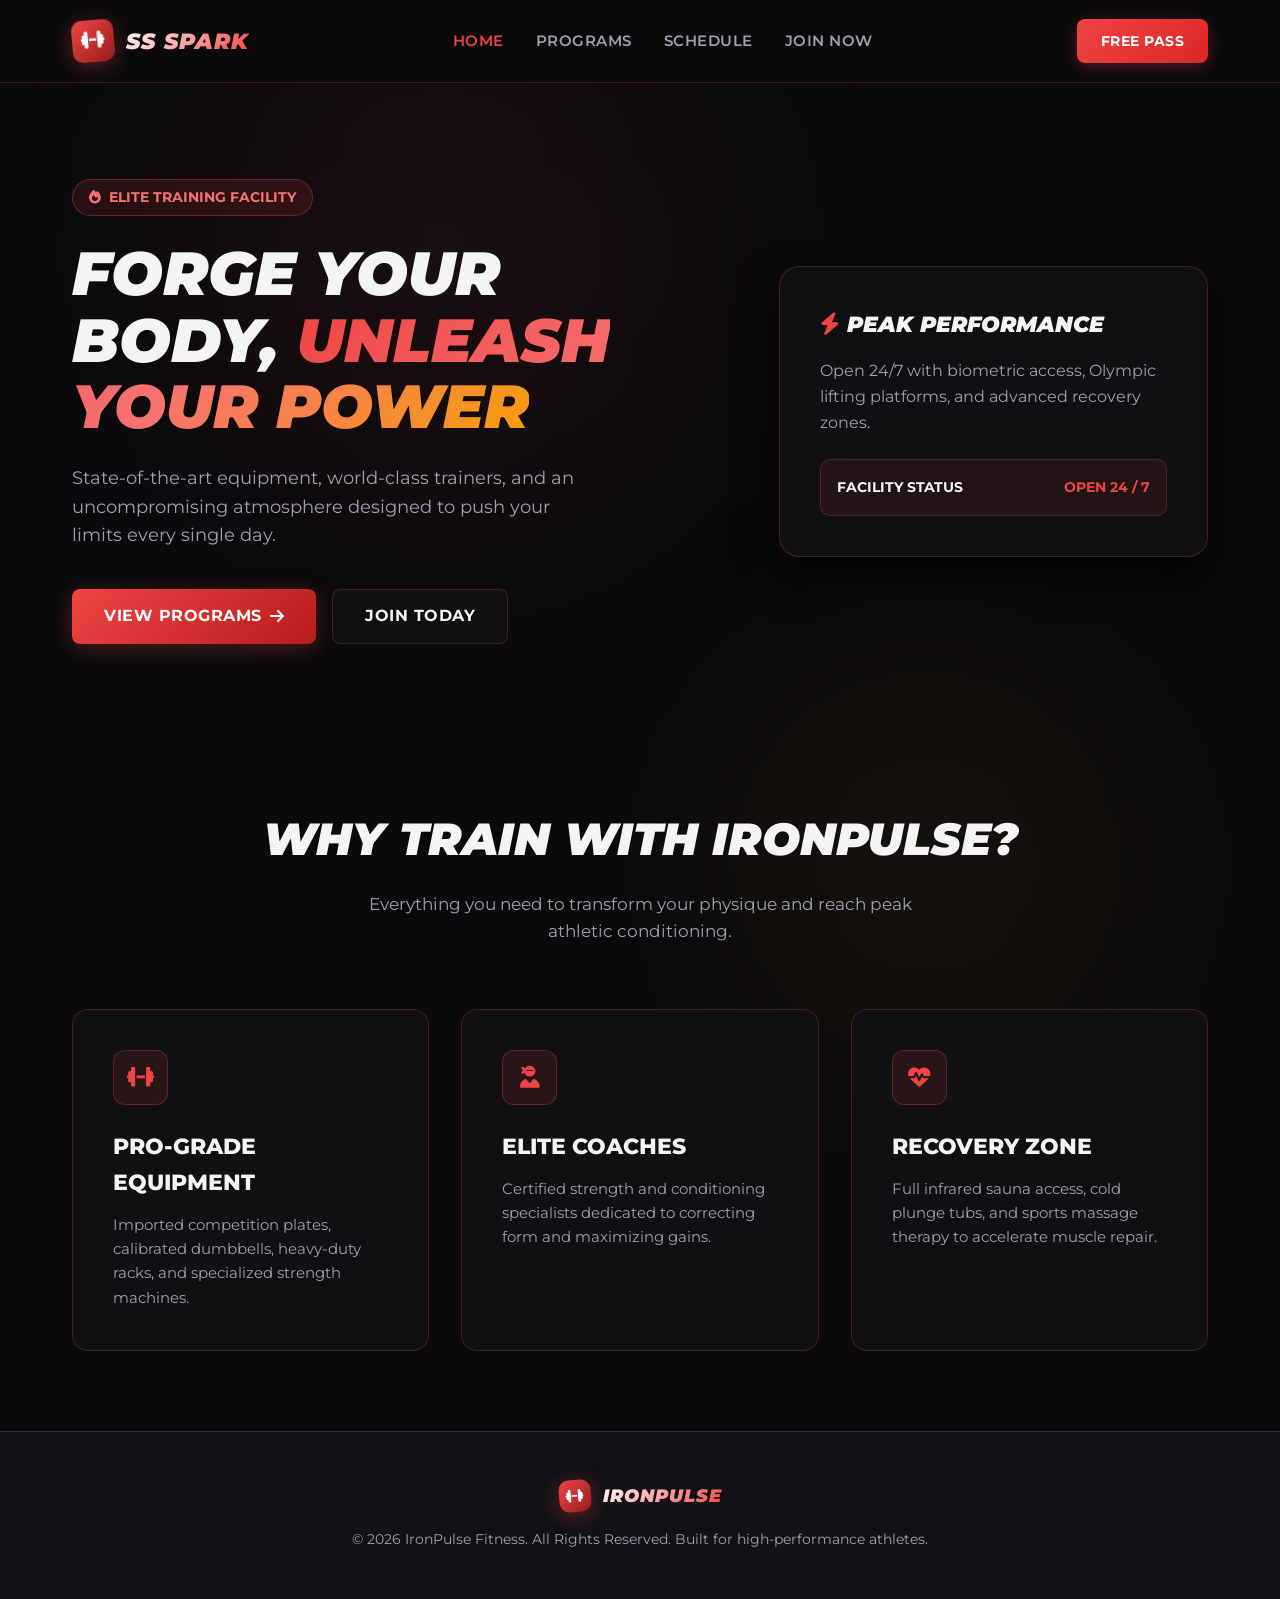
<file: index.html>
<!DOCTYPE html>
<html lang="en">
<head>
  <meta charset="UTF-8">
  <meta name="viewport" content="width=device-width, initial-scale=1.0">
  <title>IronPulse Fitness | Forge Your Legacy</title>
  <link rel="stylesheet" href="css/style.css">
  <link rel="stylesheet" href="https://cdnjs.cloudflare.com/ajax/libs/font-awesome/6.4.0/css/all.min.css">
  <link href="https://fonts.googleapis.com/css2?family=Montserrat:ital,wght@0,700;0,900;1,700;1,900&display=swap" rel="stylesheet">
</head>
<body>
  <div class="ambient-glow-1"></div>
  <div class="ambient-glow-2"></div>

  <!-- Navigation Bar -->
  <header>
    <div class="nav-container">
      <a href="index.html" class="logo">
        <div class="logo-icon"><i class="fa-solid fa-dumbbell"></i></div>
        <span class="logo-text">SS SPARK</span>
      </a>
      <ul class="nav-links">
        <li><a href="index.html" class="active">Home</a></li>
        <li><a href="programs.html">Programs</a></li>
        <li><a href="schedule.html">Schedule</a></li>
        <li><a href="contact.html">Join Now</a></li>
      </ul>
      <a href="contact.html" class="nav-cta">Free Pass</a>
    </div>
  </header>

  <!-- Hero Section -->
  <section class="hero">
    <div class="hero-content">
      <div class="badge-tag">
        <i class="fa-solid fa-fire"></i> Elite Training Facility
      </div>
      <h1>Forge Your Body, <span class="gradient-text">Unleash Your Power</span></h1>
      <p>State-of-the-art equipment, world-class trainers, and an uncompromising atmosphere designed to push your limits every single day.</p>
      <div class="hero-buttons">
        <a href="programs.html" class="btn-primary">View Programs <i class="fa-solid fa-arrow-right"></i></a>
        <a href="contact.html" class="btn-secondary">Join Today</a>
      </div>
    </div>
    <div class="hero-visual">
      <h3 style="font-size: 1.4rem; font-weight: 900; text-transform: uppercase; font-style: italic; margin-bottom: 1rem;">
        <i class="fa-solid fa-bolt" style="color: var(--crimson-primary);"></i> Peak Performance
      </h3>
      <p style="color: var(--text-muted); margin-bottom: 1.5rem;">Open 24/7 with biometric access, Olympic lifting platforms, and advanced recovery zones.</p>
      <div style="background: rgba(239, 68, 68, 0.08); padding: 1rem; border-radius: 10px; border: 1px solid rgba(239, 68, 68, 0.25);">
        <div style="display: flex; justify-content: space-between; font-size: 0.9rem; font-weight: 700; text-transform: uppercase;">
          <span>Facility Status</span>
          <span style="color: var(--crimson-primary);">Open 24 / 7</span>
        </div>
      </div>
    </div>
  </section>

  <!-- Features Grid --->
  <section class="container">
    <div class="section-header">
      <h2>Why Train With IronPulse?</h2>
      <p>Everything you need to transform your physique and reach peak athletic conditioning.</p>
    </div>
    <div class="grid-3">
      <div class="card">
        <div class="card-icon"><i class="fa-solid fa-dumbbell"></i></div>
        <h3>Pro-Grade Equipment</h3>
        <p>Imported competition plates, calibrated dumbbells, heavy-duty racks, and specialized strength machines.</p>
      </div>
      <div class="card">
        <div class="card-icon"><i class="fa-solid fa-user-ninja"></i></div>
        <h3>Elite Coaches</h3>
        <p>Certified strength and conditioning specialists dedicated to correcting form and maximizing gains.</p>
      </div>
      <div class="card">
        <div class="card-icon"><i class="fa-solid fa-heart-pulse"></i></div>
        <h3>Recovery Zone</h3>
        <p>Full infrared sauna access, cold plunge tubs, and sports massage therapy to accelerate muscle repair.</p>
      </div>
    </div>
  </section>

  <!-- Footer -->
  <footer>
    <div class="logo" style="justify-content: center; margin-bottom: 1rem;">
      <div class="logo-icon" style="width: 32px; height: 32px; font-size: 0.9rem;"><i class="fa-solid fa-dumbbell"></i></div>
      <span class="logo-text" style="font-size: 1.1rem;">IronPulse</span>
    </div>
    <p>&copy; 2026 IronPulse Fitness. All Rights Reserved. Built for high-performance athletes.</p>
  </footer>

  <script src="js/main.js"></script>
</body>
</html>
</file>
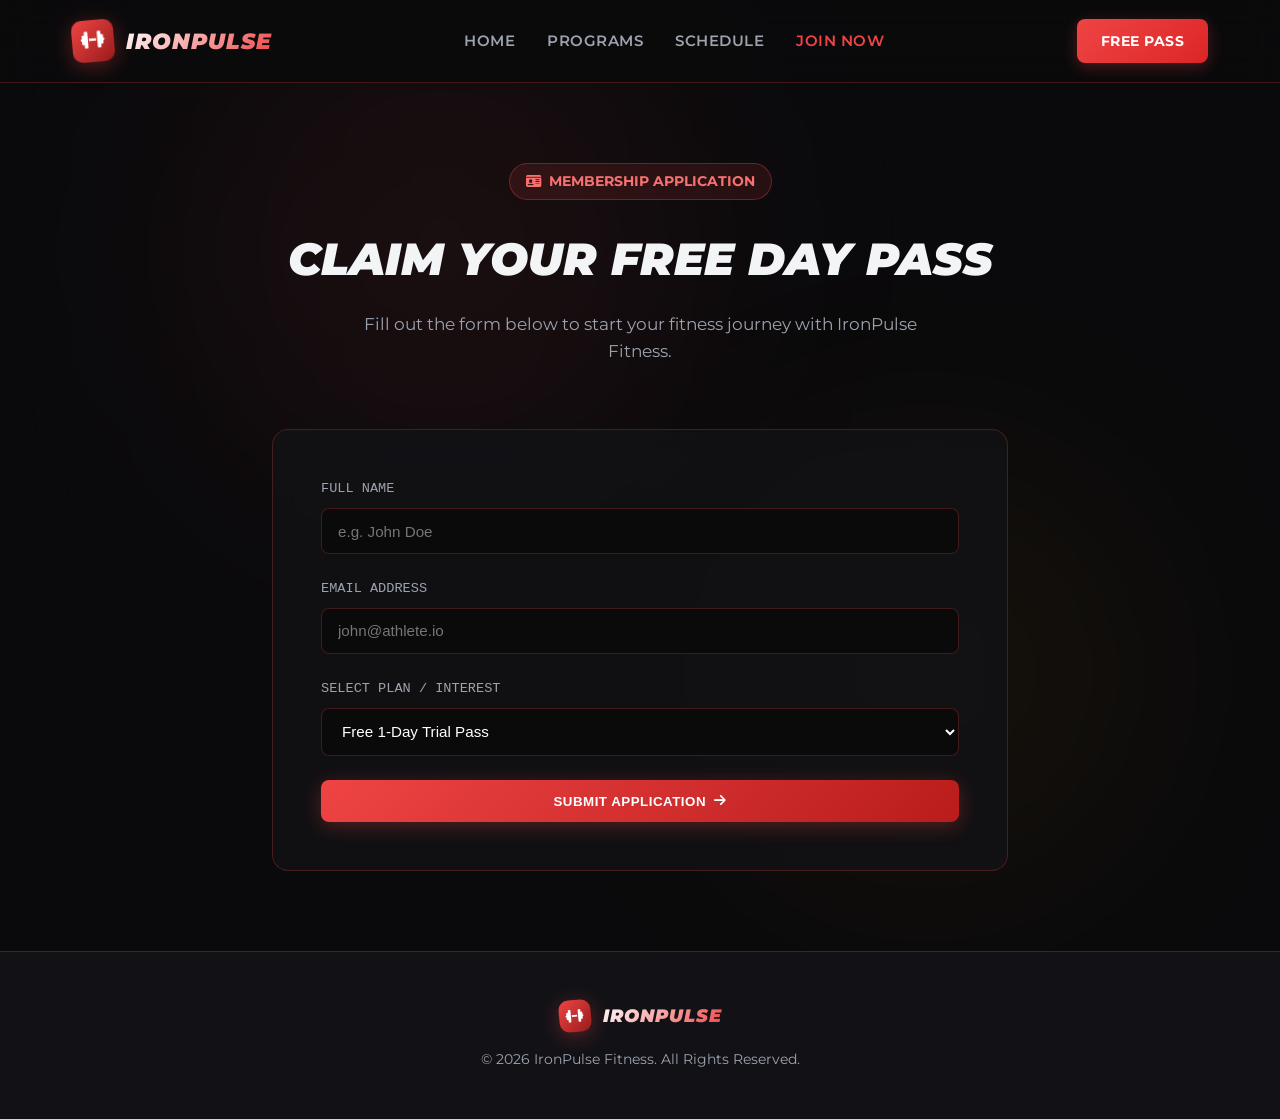
<file: contact.html>
<!DOCTYPE html>
<html lang="en">
<head>
  <meta charset="UTF-8">
  <meta name="viewport" content="width=device-width, initial-scale=1.0">
  <title>Join IronPulse Fitness</title>
  <link rel="stylesheet" href="css/style.css">
  <link rel="stylesheet" href="https://cdnjs.cloudflare.com/ajax/libs/font-awesome/6.4.0/css/all.min.css">
  <link href="https://fonts.googleapis.com/css2?family=Montserrat:ital,wght@0,700;0,900;1,700;1,900&display=swap" rel="stylesheet">
</head>
<body>
  <div class="ambient-glow-1"></div>
  <div class="ambient-glow-2"></div>

  <!-- Navigation Bar -->
  <header>
    <div class="nav-container">
      <a href="index.html" class="logo">
        <div class="logo-icon"><i class="fa-solid fa-dumbbell"></i></div>
        <span class="logo-text">IronPulse</span>
      </a>
      <ul class="nav-links">
        <li><a href="index.html">Home</a></li>
        <li><a href="programs.html">Programs</a></li>
        <li><a href="schedule.html">Schedule</a></li>
        <li><a href="contact.html" class="active">Join Now</a></li>
      </ul>
      <a href="contact.html" class="nav-cta">Free Pass</a>
    </div>
  </header>

  <!-- Contact Section -->
  <section class="container" style="padding-top: 5rem; max-width: 800px;">
    <div class="section-header">
      <div class="badge-tag"><i class="fa-solid fa-id-card"></i> Membership Application</div>
      <h2>Claim Your Free Day Pass</h2>
      <p>Fill out the form below to start your fitness journey with IronPulse Fitness.</p>
    </div>

    <div class="card" style="padding: 3rem;">
      <form id="membershipForm" style="display: flex; flex-direction: column; gap: 1.5rem;">
        <div>
          <label style="display: block; font-size: 0.85rem; font-family: monospace; text-transform: uppercase; color: var(--text-muted); margin-bottom: 0.5rem;">Full Name</label>
          <input type="text" id="fullName" required placeholder="e.g. John Doe" style="width: 100%; padding: 0.85rem 1rem; background: rgba(10, 10, 12, 0.9); border: 1px solid var(--border-color); border-radius: 8px; color: #fff; font-size: 0.95rem; outline: none;">
        </div>

        <div>
          <label style="display: block; font-size: 0.85rem; font-family: monospace; text-transform: uppercase; color: var(--text-muted); margin-bottom: 0.5rem;">Email Address</label>
          <input type="email" id="email" required placeholder="john@athlete.io" style="width: 100%; padding: 0.85rem 1rem; background: rgba(10, 10, 12, 0.9); border: 1px solid var(--border-color); border-radius: 8px; color: #fff; font-size: 0.95rem; outline: none;">
        </div>

        <div>
          <label style="display: block; font-size: 0.85rem; font-family: monospace; text-transform: uppercase; color: var(--text-muted); margin-bottom: 0.5rem;">Select Plan / Interest</label>
          <select id="planSelect" style="width: 100%; padding: 0.85rem 1rem; background: rgba(10, 10, 12, 0.9); border: 1px solid var(--border-color); border-radius: 8px; color: #fff; font-size: 0.95rem; outline: none;">
            <option value="Free Day Pass">Free 1-Day Trial Pass</option>
            <option value="Monthly Elite">Monthly Elite Membership</option>
            <option value="Annual VIP">Annual VIP All-Access</option>
          </select>
        </div>

        <button type="submit" class="btn-primary" style="justify-content: center; width: 100%; cursor: pointer; border: none;">
          Submit Application <i class="fa-solid fa-arrow-right"></i>
        </button>
      </form>
    </div>
  </section>

  <!-- Footer -->
  <footer>
    <div class="logo" style="justify-content: center; margin-bottom: 1rem;">
      <div class="logo-icon" style="width: 32px; height: 32px; font-size: 0.9rem;"><i class="fa-solid fa-dumbbell"></i></div>
      <span class="logo-text" style="font-size: 1.1rem;">IronPulse</span>
    </div>
    <p>&copy; 2026 IronPulse Fitness. All Rights Reserved.</p>
  </footer>

  <script src="js/main.js"></script>
</body>
</html>
</file>
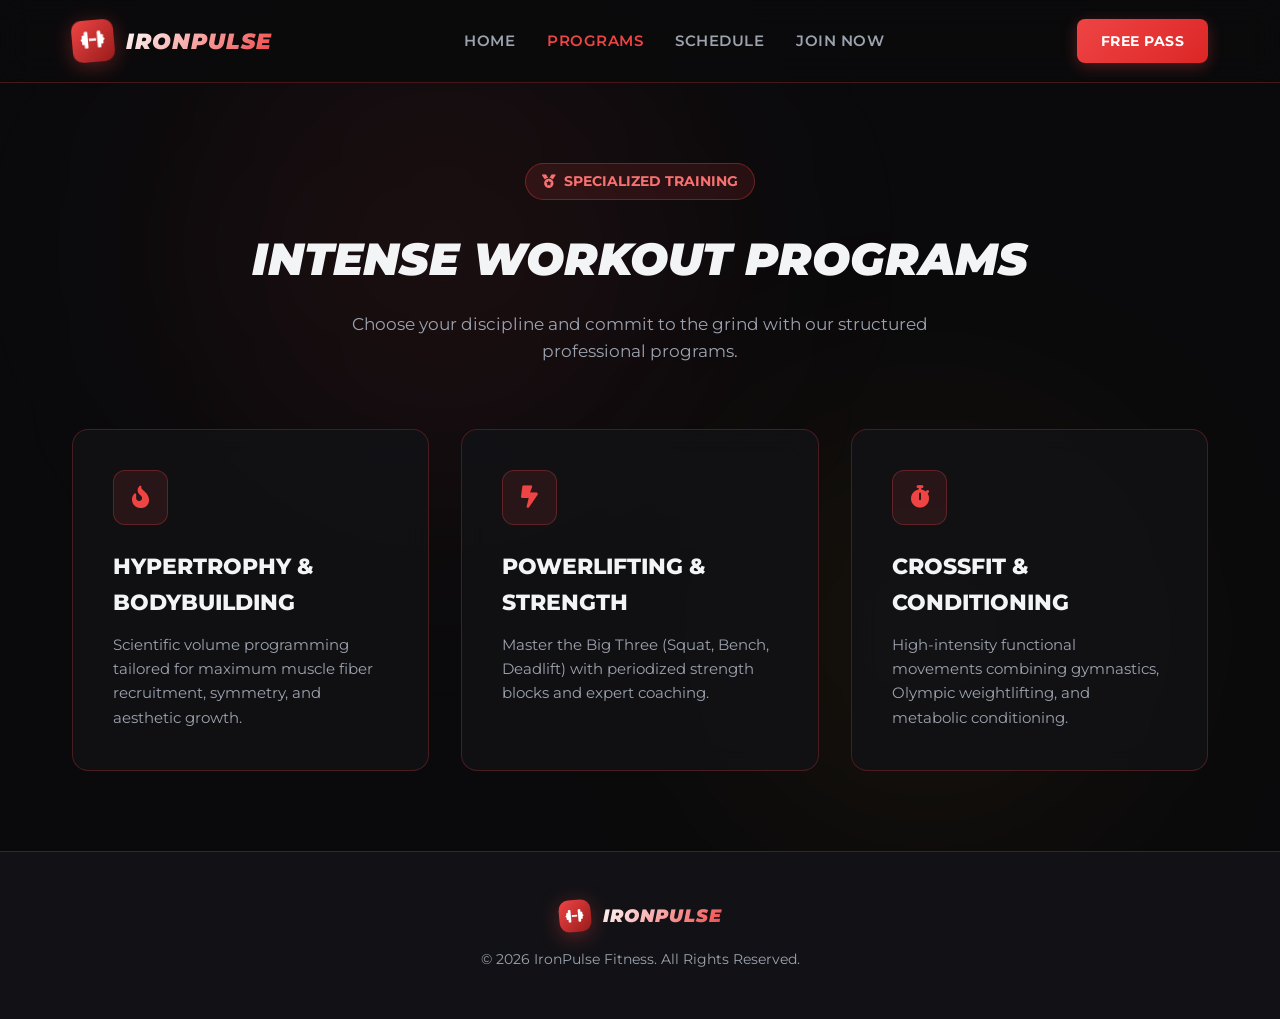
<file: programs.html>
<!DOCTYPE html>
<html lang="en">
<head>
  <meta charset="UTF-8">
  <meta name="viewport" content="width=device-width, initial-scale=1.0">
  <title>Training Programs | IronPulse Fitness</title>
  <link rel="stylesheet" href="css/style.css">
  <link rel="stylesheet" href="https://cdnjs.cloudflare.com/ajax/libs/font-awesome/6.4.0/css/all.min.css">
  <link href="https://fonts.googleapis.com/css2?family=Montserrat:ital,wght@0,700;0,900;1,700;1,900&display=swap" rel="stylesheet">
</head>
<body>
  <div class="ambient-glow-1"></div>
  <div class="ambient-glow-2"></div>

  <!-- Navigation Bar -->
  <header>
    <div class="nav-container">
      <a href="index.html" class="logo">
        <div class="logo-icon"><i class="fa-solid fa-dumbbell"></i></div>
        <span class="logo-text">IronPulse</span>
      </a>
      <ul class="nav-links">
        <li><a href="index.html">Home</a></li>
        <li><a href="programs.html" class="active">Programs</a></li>
        <li><a href="schedule.html">Schedule</a></li>
        <li><a href="contact.html">Join Now</a></li>
      </ul>
      <a href="contact.html" class="nav-cta">Free Pass</a>
    </div>
  </header>

  <!-- Programs Section -->
  <section class="container" style="padding-top: 5rem;">
    <div class="section-header">
      <div class="badge-tag"><i class="fa-solid fa-medal"></i> Specialized Training</div>
      <h2>Intense Workout Programs</h2>
      <p>Choose your discipline and commit to the grind with our structured professional programs.</p>
    </div>

    <div class="grid-3">
      <div class="card">
        <div class="card-icon"><i class="fa-solid fa-fire-flame-curved"></i></div>
        <h3>Hypertrophy & Bodybuilding</h3>
        <p>Scientific volume programming tailored for maximum muscle fiber recruitment, symmetry, and aesthetic growth.</p>
      </div>
      <div class="card">
        <div class="card-icon"><i class="fa-solid fa-bolt-lightning"></i></div>
        <h3>Powerlifting & Strength</h3>
        <p>Master the Big Three (Squat, Bench, Deadlift) with periodized strength blocks and expert coaching.</p>
      </div>
      <div class="card">
        <div class="card-icon"><i class="fa-solid fa-stopwatch"></i></div>
        <h3>CrossFit & Conditioning</h3>
        <p>High-intensity functional movements combining gymnastics, Olympic weightlifting, and metabolic conditioning.</p>
      </div>
    </div>
  </section>

  <!-- Footer -->
  <footer>
    <div class="logo" style="justify-content: center; margin-bottom: 1rem;">
      <div class="logo-icon" style="width: 32px; height: 32px; font-size: 0.9rem;"><i class="fa-solid fa-dumbbell"></i></div>
      <span class="logo-text" style="font-size: 1.1rem;">IronPulse</span>
    </div>
    <p>&copy; 2026 IronPulse Fitness. All Rights Reserved.</p>
  </footer>

  <script src="js/main.js"></script>
</body>
</html>
</file>
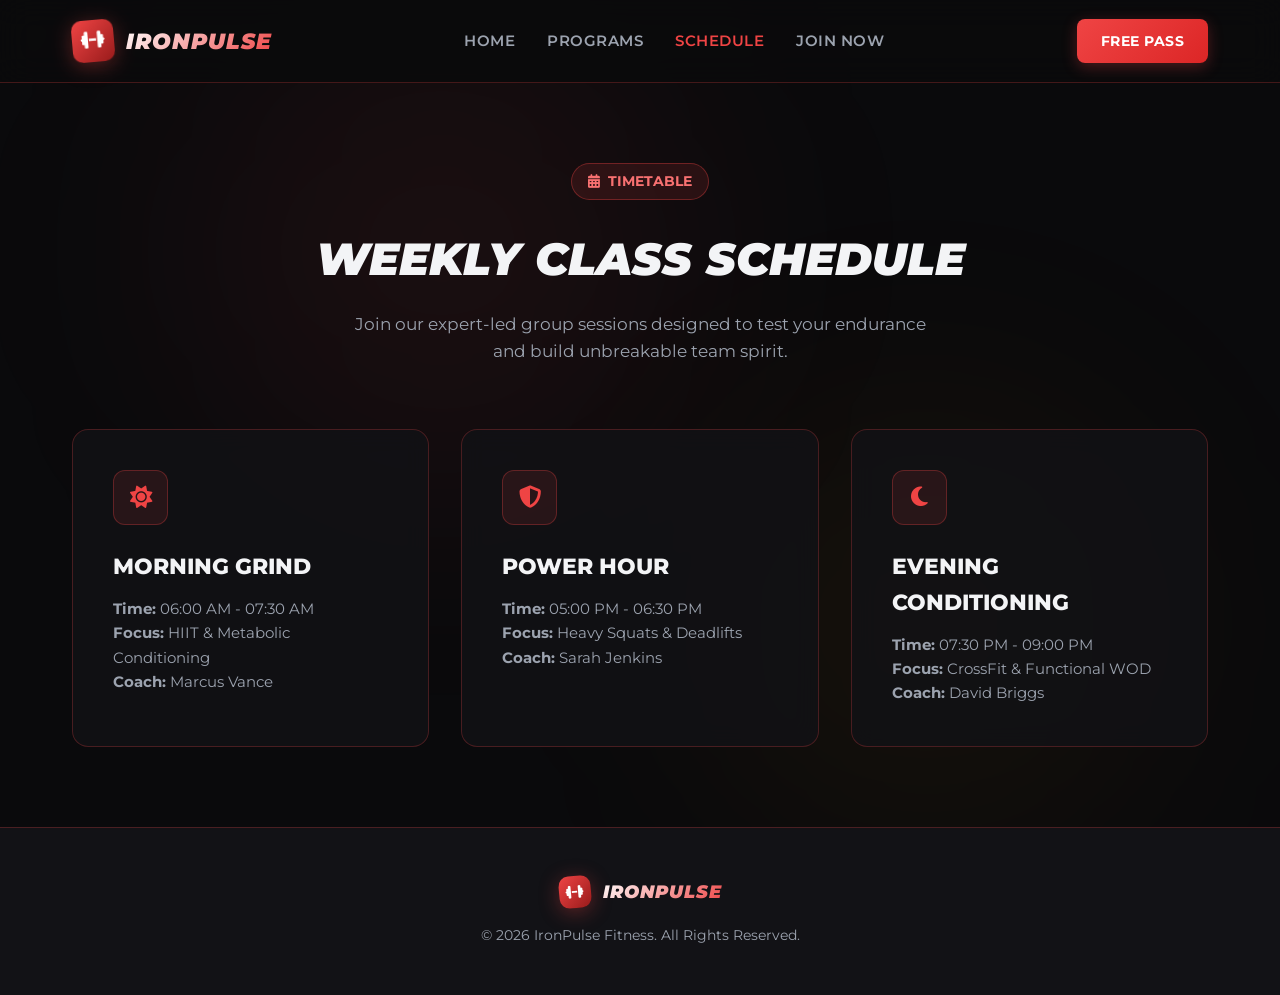
<file: schedule.html>
<!DOCTYPE html>
<html lang="en">
<head>
  <meta charset="UTF-8">
  <meta name="viewport" content="width=device-width, initial-scale=1.0">
  <title>Class Schedule | IronPulse Fitness</title>
  <link rel="stylesheet" href="css/style.css">
  <link rel="stylesheet" href="https://cdnjs.cloudflare.com/ajax/libs/font-awesome/6.4.0/css/all.min.css">
  <link href="https://fonts.googleapis.com/css2?family=Montserrat:ital,wght@0,700;0,900;1,700;1,900&display=swap" rel="stylesheet">
</head>
<body>
  <div class="ambient-glow-1"></div>
  <div class="ambient-glow-2"></div>

  <!-- Navigation Bar -->
  <header>
    <div class="nav-container">
      <a href="index.html" class="logo">
        <div class="logo-icon"><i class="fa-solid fa-dumbbell"></i></div>
        <span class="logo-text">IronPulse</span>
      </a>
      <ul class="nav-links">
        <li><a href="index.html">Home</a></li>
        <li><a href="programs.html">Programs</a></li>
        <li><a href="schedule.html" class="active">Schedule</a></li>
        <li><a href="contact.html">Join Now</a></li>
      </ul>
      <a href="contact.html" class="nav-cta">Free Pass</a>
    </div>
  </header>

  <!-- Schedule Section -->
  <section class="container" style="padding-top: 5rem;">
    <div class="section-header">
      <div class="badge-tag"><i class="fa-solid fa-calendar-days"></i> Timetable</div>
      <h2>Weekly Class Schedule</h2>
      <p>Join our expert-led group sessions designed to test your endurance and build unbreakable team spirit.</p>
    </div>

    <div class="grid-3">
      <div class="card">
        <div class="card-icon"><i class="fa-solid fa-sun"></i></div>
        <h3>Morning Grind</h3>
        <p><strong>Time:</strong> 06:00 AM - 07:30 AM<br><strong>Focus:</strong> HIIT & Metabolic Conditioning<br><strong>Coach:</strong> Marcus Vance</p>
      </div>
      <div class="card">
        <div class="card-icon"><i class="fa-solid fa-shield-halved"></i></div>
        <h3>Power Hour</h3>
        <p><strong>Time:</strong> 05:00 PM - 06:30 PM<br><strong>Focus:</strong> Heavy Squats & Deadlifts<br><strong>Coach:</strong> Sarah Jenkins</p>
      </div>
      <div class="card">
        <div class="card-icon"><i class="fa-solid fa-moon"></i></div>
        <h3>Evening Conditioning</h3>
        <p><strong>Time:</strong> 07:30 PM - 09:00 PM<br><strong>Focus:</strong> CrossFit & Functional WOD<br><strong>Coach:</strong> David Briggs</p>
      </div>
    </div>
  </section>

  <!-- Footer -->
  <footer>
    <div class="logo" style="justify-content: center; margin-bottom: 1rem;">
      <div class="logo-icon" style="width: 32px; height: 32px; font-size: 0.9rem;"><i class="fa-solid fa-dumbbell"></i></div>
      <span class="logo-text" style="font-size: 1.1rem;">IronPulse</span>
    </div>
    <p>&copy; 2026 IronPulse Fitness. All Rights Reserved.</p>
  </footer>

  <script src="js/main.js"></script>
</body>
</html>
</file>
<file: css/style.css>
/* ==========================================
   IronPulse Fitness - Industrial Gym Theme (Crimson Red / Charcoal / Dark)
   ========================================== */
:root {
  --bg-primary: #0a0a0c;
  --bg-secondary: #121216;
  --bg-card: rgba(18, 18, 22, 0.85);
  --border-color: rgba(239, 68, 68, 0.25);
  --crimson-primary: #ef4444;
  --crimson-hover: #f87171;
  --amber-accent: #f59e0b;
  --text-main: #f3f4f6;
  --text-muted: #9ca3af;
  --transition-smooth: all 0.3s cubic-bezier(0.4, 0, 0.2, 1);
}

* {
  margin: 0;
  padding: 0;
  box-sizing: border-box;
}

html {
  scroll-behavior: smooth;
}

body {
  font-family: 'Montserrat', -apple-system, BlinkMacSystemFont, 'Segoe UI', Roboto, sans-serif;
  background-color: var(--bg-primary);
  color: var(--text-main);
  line-height: 1.6;
  overflow-x: hidden;
  position: relative;
}

/* Background Industrial Glows */
.ambient-glow-1 {
  position: absolute;
  top: 0;
  left: 15%;
  width: 500px;
  height: 500px;
  background: rgba(239, 68, 68, 0.07);
  filter: blur(120px);
  border-radius: 50%;
  pointer-events: none;
  z-index: 0;
}

.ambient-glow-2 {
  position: absolute;
  top: 40%;
  right: 10%;
  width: 450px;
  height: 450px;
  background: rgba(245, 158, 11, 0.05);
  filter: blur(120px);
  border-radius: 50%;
  pointer-events: none;
  z-index: 0;
}

/* ==========================================
   Navigation Bar
   ========================================== */
header {
  position: sticky;
  top: 0;
  z-index: 100;
  background: rgba(10, 10, 12, 0.9);
  backdrop-filter: blur(16px);
  border-bottom: 1px solid var(--border-color);
}

.nav-container {
  max-width: 1200px;
  margin: 0 auto;
  padding: 1.2rem 2rem;
  display: flex;
  align-items: center;
  justify-content: space-between;
}

.logo {
  display: flex;
  align-items: center;
  gap: 0.75rem;
  text-decoration: none;
}

.logo-icon {
  width: 42px;
  height: 42px;
  background: linear-gradient(135deg, var(--crimson-primary), #991b1b);
  border-radius: 10px;
  display: flex;
  align-items: center;
  justify-content: center;
  color: #fff;
  font-size: 1.2rem;
  box-shadow: 0 4px 20px rgba(239, 68, 68, 0.35);
  transform: rotate(-5deg);
}

.logo-text {
  font-size: 1.35rem;
  font-weight: 900;
  text-transform: uppercase;
  font-style: italic;
  background: linear-gradient(135deg, #fff, #ef4444);
  -webkit-background-clip: text;
  -webkit-text-fill-color: transparent;
  letter-spacing: 1px;
}

.nav-links {
  display: flex;
  gap: 2rem;
  list-style: none;
  align-items: center;
}

.nav-links a {
  text-decoration: none;
  color: var(--text-muted);
  font-size: 0.95rem;
  font-weight: 600;
  text-transform: uppercase;
  letter-spacing: 0.5px;
  transition: var(--transition-smooth);
}

.nav-links a:hover,
.nav-links a.active {
  color: var(--crimson-primary);
}

.nav-cta {
  background: linear-gradient(135deg, var(--crimson-primary), #dc2626);
  color: #fff;
  padding: 0.65rem 1.5rem;
  border-radius: 8px;
  font-weight: 700;
  text-transform: uppercase;
  font-size: 0.9rem;
  text-decoration: none;
  letter-spacing: 0.5px;
  transition: var(--transition-smooth);
  box-shadow: 0 4px 15px rgba(239, 68, 68, 0.3);
}

.nav-cta:hover {
  transform: translateY(-2px);
  box-shadow: 0 6px 22px rgba(239, 68, 68, 0.5);
}

/* ==========================================
   Hero Section
   ========================================== */
.hero {
  max-width: 1200px;
  margin: 0 auto;
  padding: 6rem 2rem 5rem;
  display: grid;
  grid-template-columns: 1.2fr 0.8fr;
  gap: 4rem;
  align-items: center;
  position: relative;
  z-index: 1;
}

.hero-content h1 {
  font-size: 3.8rem;
  font-weight: 900;
  text-transform: uppercase;
  font-style: italic;
  line-height: 1.1;
  margin-bottom: 1.5rem;
}

.gradient-text {
  background: linear-gradient(135deg, #ef4444, #f87171, #f59e0b);
  -webkit-background-clip: text;
  -webkit-text-fill-color: transparent;
}

.hero-content p {
  color: var(--text-muted);
  font-size: 1.1rem;
  margin-bottom: 2.5rem;
  max-width: 520px;
}

.hero-buttons {
  display: flex;
  gap: 1rem;
}

.btn-primary {
  background: linear-gradient(135deg, var(--crimson-primary), #b91c1c);
  color: #fff;
  padding: 0.85rem 2rem;
  border-radius: 8px;
  font-weight: 700;
  text-transform: uppercase;
  letter-spacing: 0.5px;
  text-decoration: none;
  transition: var(--transition-smooth);
  box-shadow: 0 4px 20px rgba(239, 68, 68, 0.3);
  display: inline-flex;
  align-items: center;
  gap: 0.5rem;
}

.btn-primary:hover {
  transform: translateY(-3px);
  box-shadow: 0 8px 25px rgba(239, 68, 68, 0.5);
}

.btn-secondary {
  background: var(--bg-card);
  color: var(--text-main);
  border: 1px solid var(--border-color);
  padding: 0.85rem 2rem;
  border-radius: 8px;
  font-weight: 700;
  text-transform: uppercase;
  letter-spacing: 0.5px;
  text-decoration: none;
  transition: var(--transition-smooth);
}

.btn-secondary:hover {
  background: rgba(30, 30, 40, 0.9);
  border-color: var(--crimson-primary);
  transform: translateY(-3px);
}

/* Hero Stat Box */
.hero-visual {
  background: var(--bg-card);
  border: 1px solid var(--border-color);
  border-radius: 20px;
  padding: 2.5rem;
  backdrop-filter: blur(16px);
  box-shadow: 0 20px 40px rgba(0, 0, 0, 0.6);
  position: relative;
}

.badge-tag {
  display: inline-flex;
  align-items: center;
  gap: 0.5rem;
  padding: 0.4rem 1rem;
  background: rgba(239, 68, 68, 0.12);
  border: 1px solid rgba(239, 68, 68, 0.35);
  border-radius: 50px;
  color: var(--crimson-hover);
  font-size: 0.85rem;
  font-weight: 700;
  text-transform: uppercase;
  margin-bottom: 1.5rem;
}

/* ==========================================
   Container & Cards Grid
   ========================================== */
.container {
  max-width: 1200px;
  margin: 0 auto;
  padding: 5rem 2rem;
  position: relative;
  z-index: 1;
}

.section-header {
  text-align: center;
  margin-bottom: 4rem;
}

.section-header h2 {
  font-size: 2.8rem;
  font-weight: 900;
  text-transform: uppercase;
  font-style: italic;
  margin-bottom: 1rem;
}

.section-header p {
  color: var(--text-muted);
  font-size: 1.05rem;
  max-width: 600px;
  margin: 0 auto;
}

.grid-3 {
  display: grid;
  grid-template-columns: repeat(auto-fit, minmax(320px, 1fr));
  gap: 2rem;
}

.card {
  background: var(--bg-card);
  border: 1px solid var(--border-color);
  border-radius: 16px;
  padding: 2.5rem;
  transition: var(--transition-smooth);
  backdrop-filter: blur(12px);
  position: relative;
  overflow: hidden;
}

.card:hover {
  transform: translateY(-6px);
  border-color: var(--crimson-primary);
  box-shadow: 0 15px 35px rgba(239, 68, 68, 0.15);
}

.card-icon {
  width: 55px;
  height: 55px;
  background: rgba(239, 68, 68, 0.1);
  border: 1px solid rgba(239, 68, 68, 0.3);
  border-radius: 12px;
  display: flex;
  align-items: center;
  justify-content: center;
  color: var(--crimson-primary);
  font-size: 1.4rem;
  margin-bottom: 1.5rem;
}

.card h3 {
  font-size: 1.4rem;
  font-weight: 800;
  text-transform: uppercase;
  margin-bottom: 0.75rem;
}

.card p {
  color: var(--text-muted);
  font-size: 0.95rem;
}

/* ==========================================
   Footer
   ========================================== */
footer {
  background: var(--bg-secondary);
  border-top: 1px solid var(--border-color);
  padding: 3rem 2rem;
  text-align: center;
  color: var(--text-muted);
  font-size: 0.9rem;
  position: relative;
  z-index: 1;
}

footer p {
  margin-top: 1rem;
}

/* Responsive Design */
@media (max-width: 968px) {
  .hero {
    grid-template-columns: 1fr;
    text-align: center;
    padding-top: 3rem;
  }
  .hero-content h1 {
    font-size: 3rem;
  }
  .hero-content p {
    margin: 0 auto 2.5rem;
  }
  .hero-buttons {
    justify-content: center;
  }
  .nav-links {
    display: none;
  }
}
</file>
